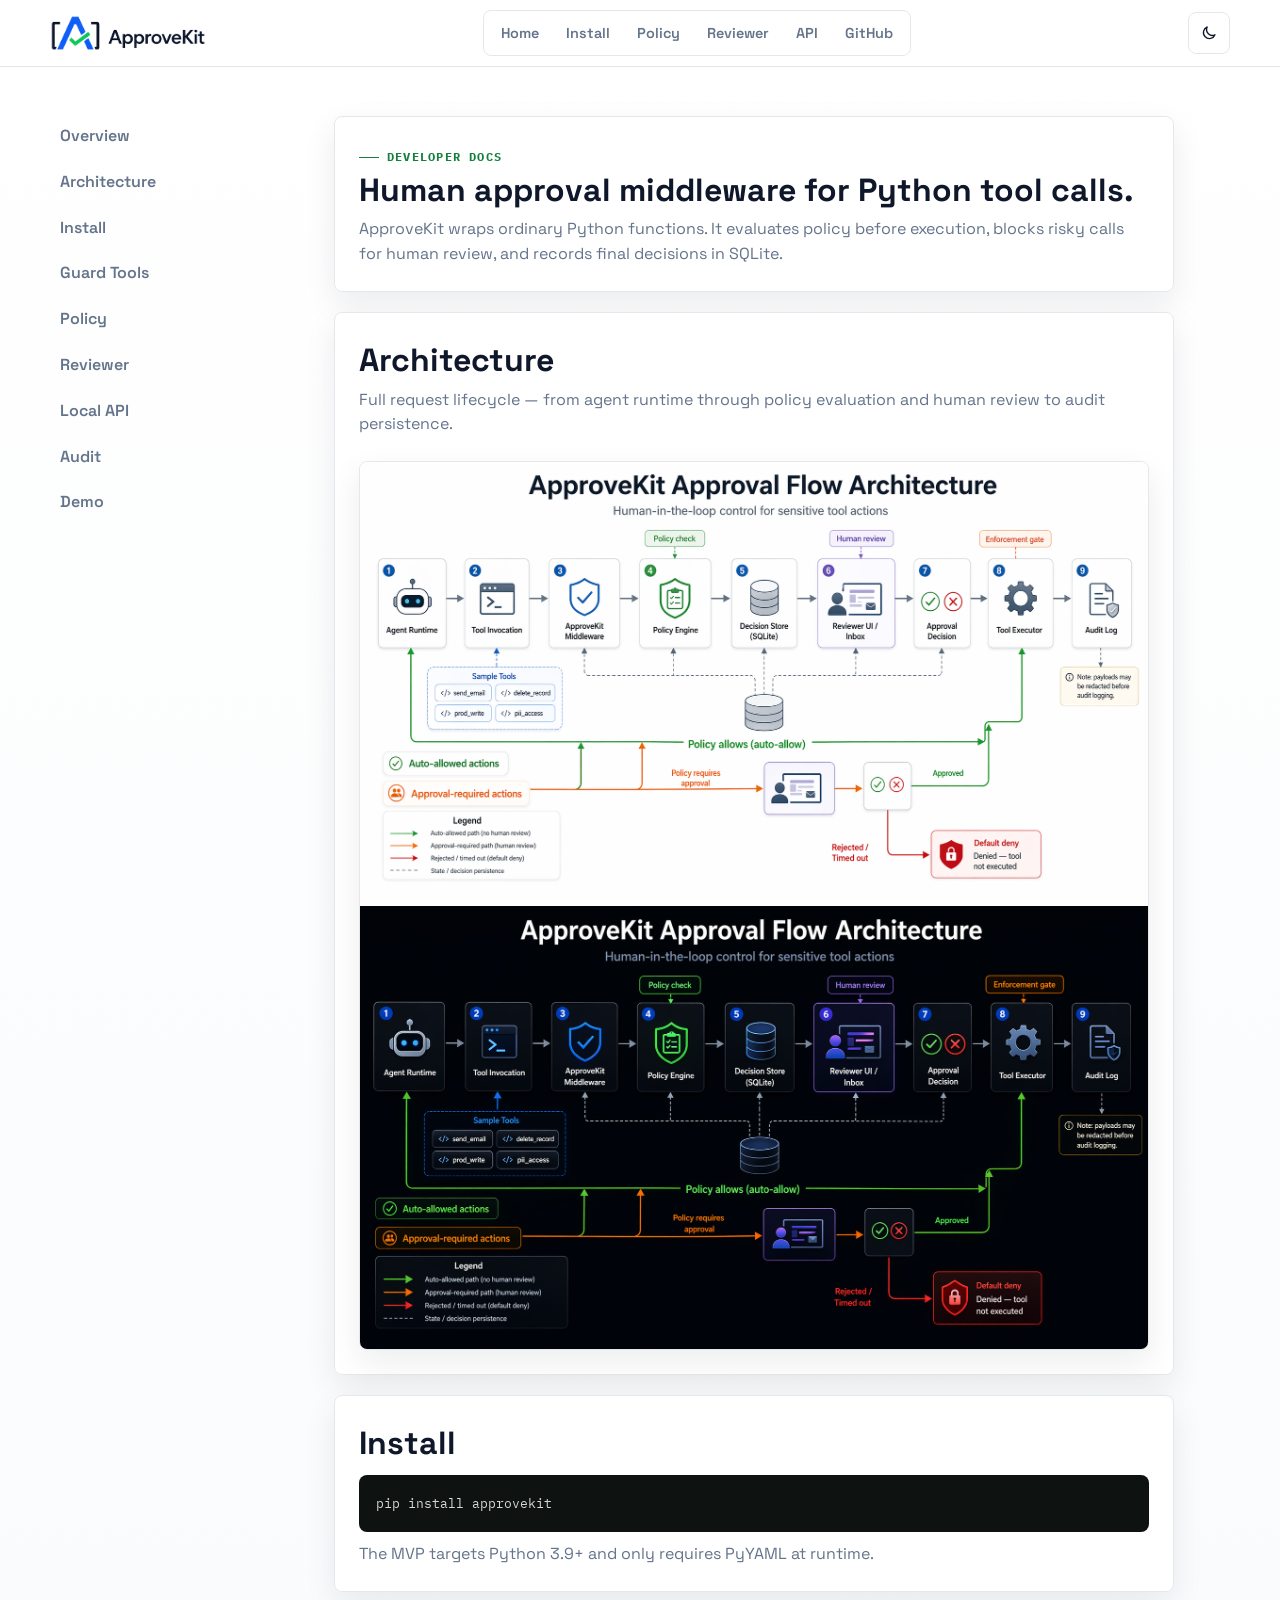
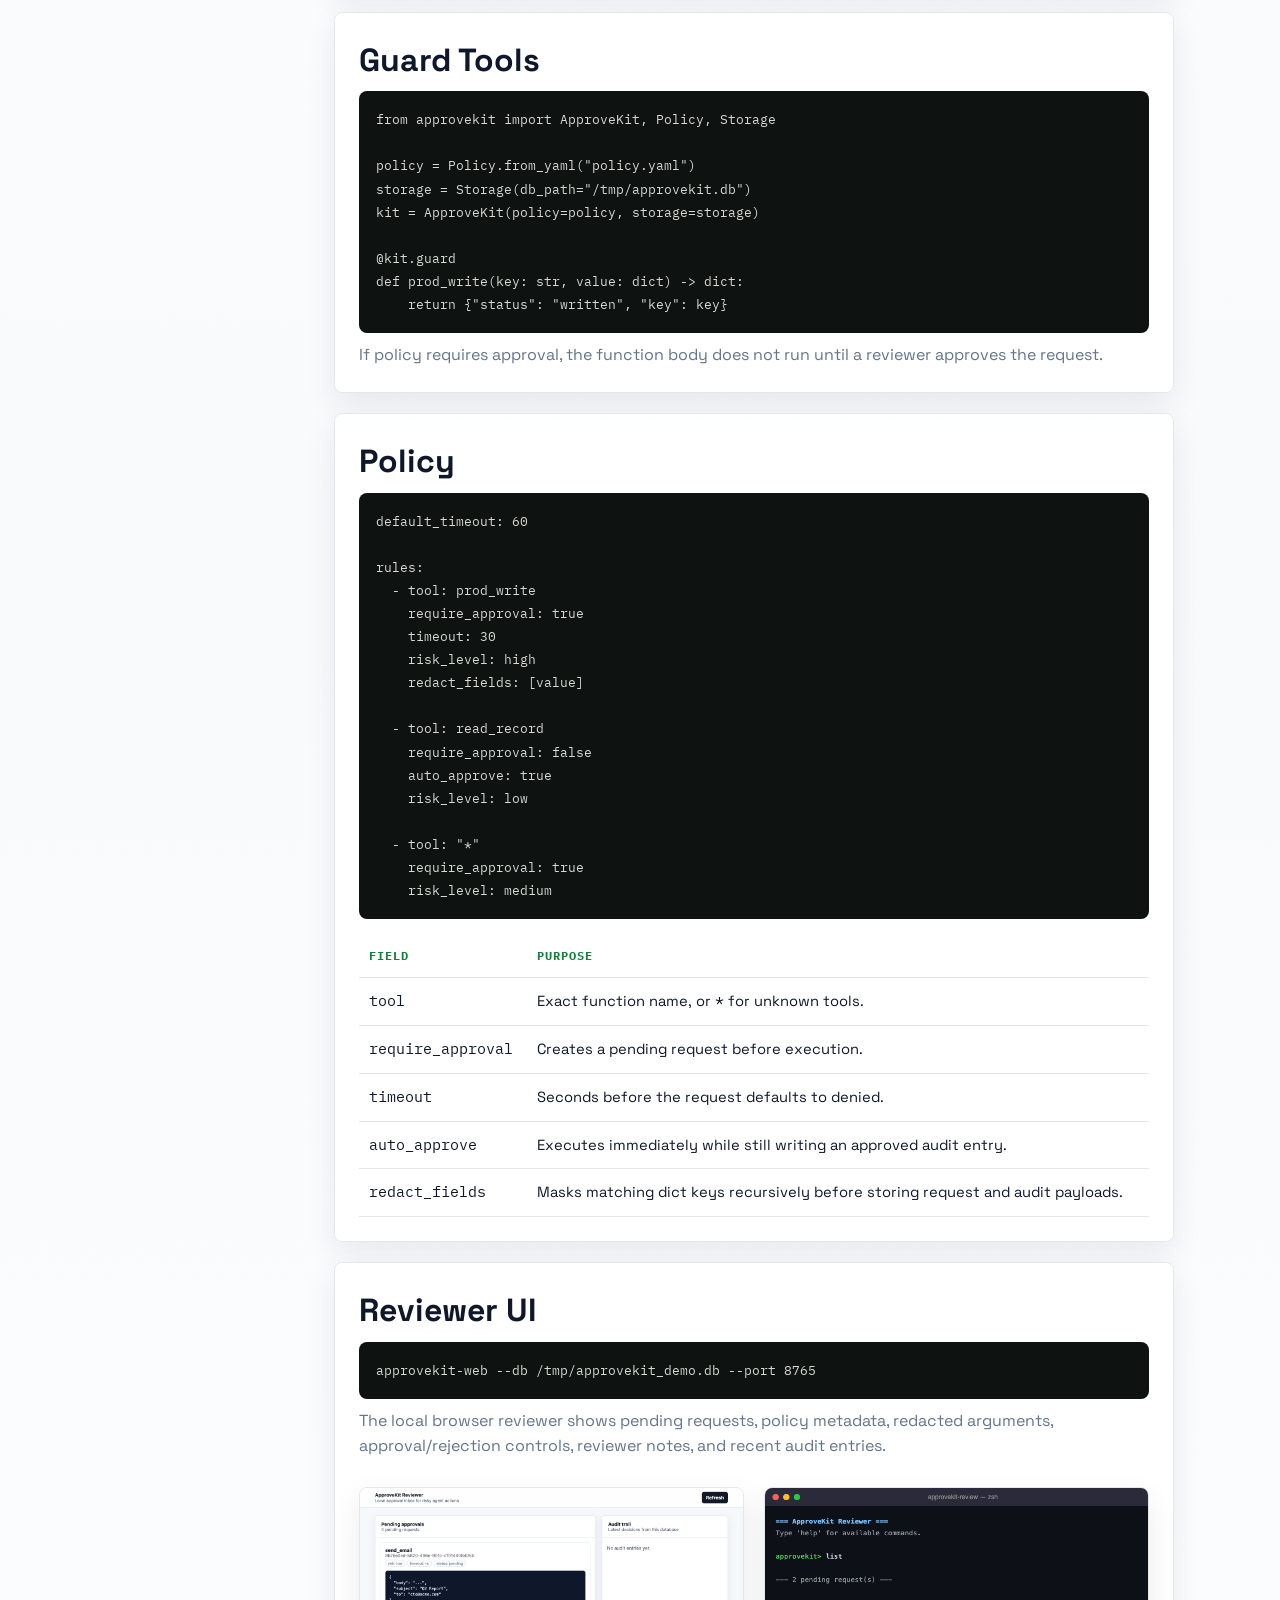
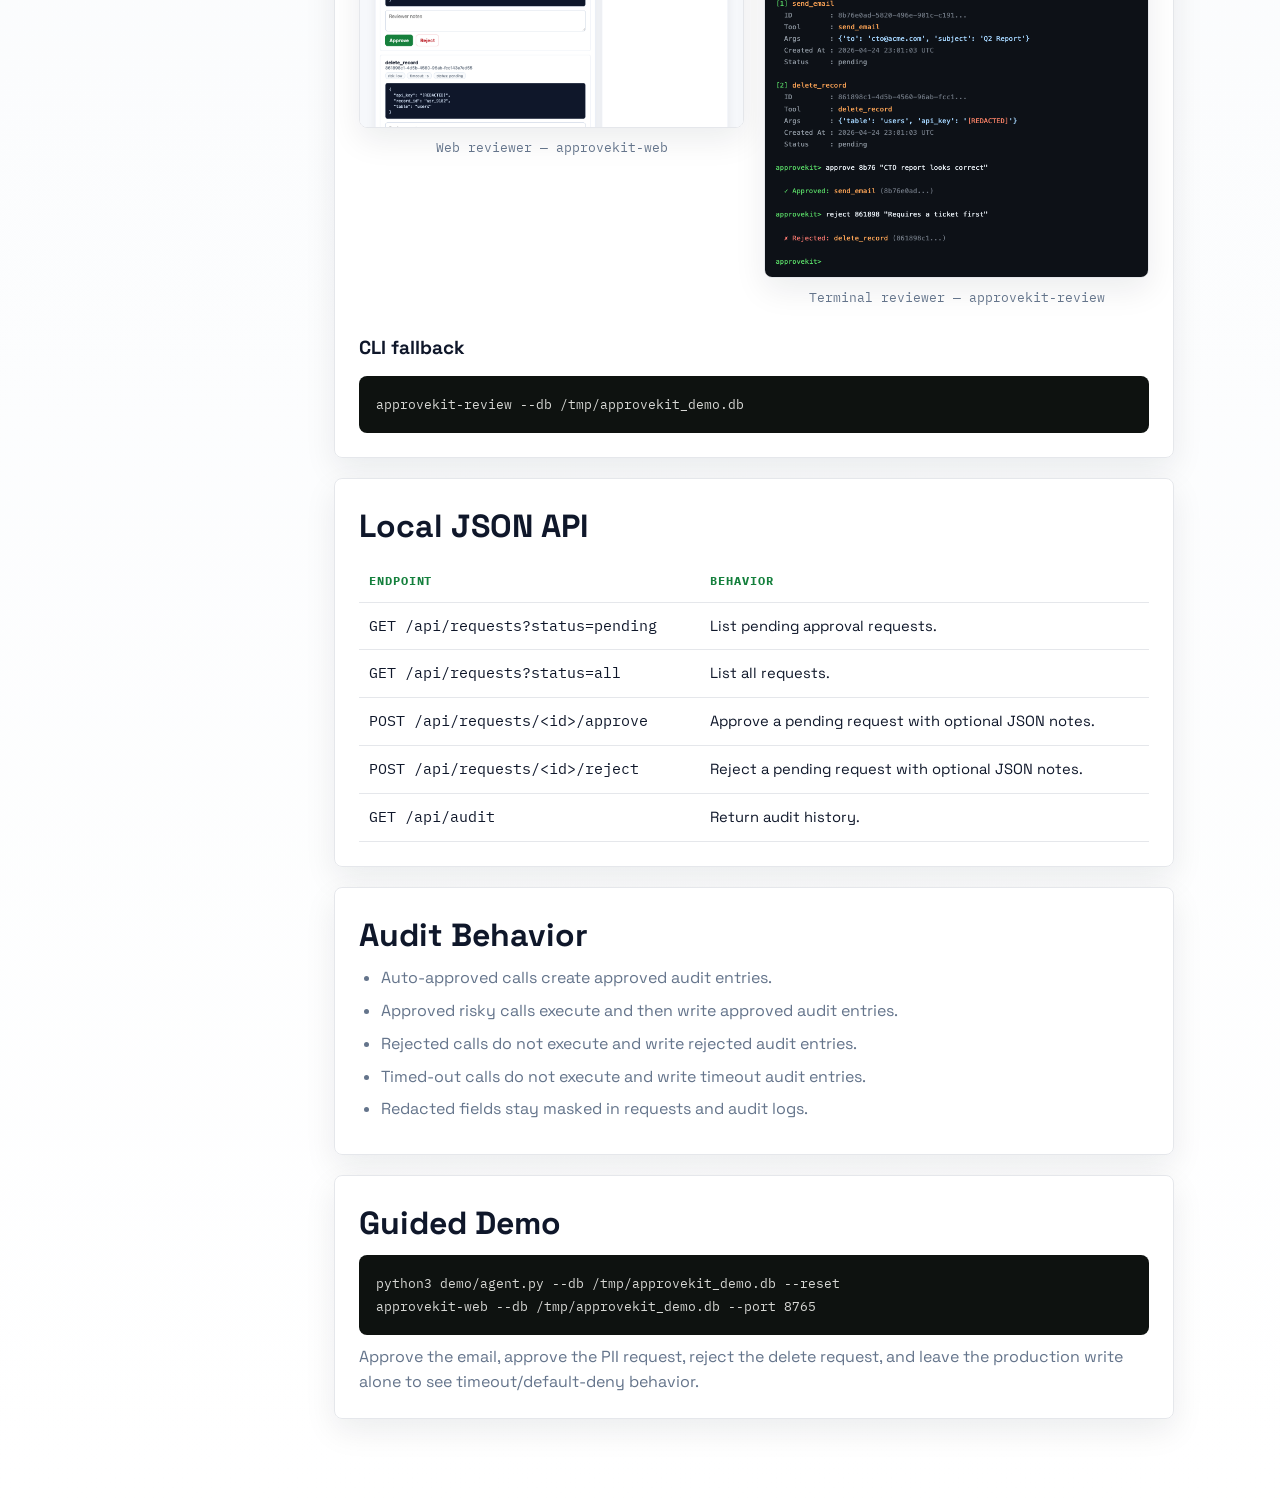
<file: docs.html>
<!doctype html>
<html lang="en">
<head>
  <meta charset="utf-8">
  <meta name="viewport" content="width=device-width, initial-scale=1">
  <title>ApproveKit Docs</title>
  <meta name="description" content="Developer documentation for ApproveKit: install, policy, guarded tools, web reviewer, audit trail, and demo commands.">
  <link rel="icon" href="assets/favicon/favicon.ico" sizes="any">
  <link rel="icon" type="image/png" sizes="32x32" href="assets/favicon/favicon-32x32.png">
  <link rel="icon" type="image/png" sizes="16x16" href="assets/favicon/favicon-16x16.png">
  <link rel="apple-touch-icon" sizes="180x180" href="assets/favicon/apple-touch-icon-180x180.png">
  <link rel="manifest" href="assets/favicon/site.webmanifest">
  <meta name="theme-color" content="#FFFFFF" id="theme-color">
  <link rel="preconnect" href="https://fonts.googleapis.com">
  <link rel="preconnect" href="https://fonts.gstatic.com" crossorigin>
  <link href="https://fonts.googleapis.com/css2?family=IBM+Plex+Mono:wght@400;500;600;700&family=Space+Grotesk:wght@400;500;600;700&display=swap" rel="stylesheet">
  <script>
    (function() {
      try {
        var saved = localStorage.getItem("approvekit-theme");
        var systemDark = window.matchMedia && window.matchMedia("(prefers-color-scheme: dark)").matches;
        var theme = saved || (systemDark ? "dark" : "light");
        document.documentElement.setAttribute("data-theme", theme);
      } catch (error) {
        document.documentElement.setAttribute("data-theme", "light");
      }
    })();
  </script>
  <link rel="stylesheet" href="assets/style.css">
</head>
<body class="docs-page">
  <header class="nav">
    <div class="container nav-inner">
      <a class="brand" href="index.html" aria-label="ApproveKit home">
        <img class="brand-logo brand-logo-light" src="assets/logo/approvekit-logo-light.png" alt="ApproveKit">
        <img class="brand-logo brand-logo-dark" src="assets/logo/approvekit-logo-dark.png" alt="ApproveKit">
      </a>
      <nav class="nav-links" aria-label="Primary">
        <a href="index.html">Home</a>
        <a href="#install">Install</a>
        <a href="#policy">Policy</a>
        <a href="#reviewer">Reviewer</a>
        <a href="#api">API</a>
        <a href="https://github.com/thegeekajay/ApproveKit">GitHub</a>
      </nav>
      <button class="theme-toggle" type="button" aria-label="Toggle dark and light mode" aria-pressed="false">
        <svg class="theme-icon theme-icon-sun" aria-hidden="true" viewBox="0 0 24 24" fill="none">
          <path d="M12 4V2M12 22v-2M4 12H2M22 12h-2M5 5 3.6 3.6M20.4 20.4 19 19M19 5l1.4-1.4M3.6 20.4 5 19M12 16a4 4 0 1 0 0-8 4 4 0 0 0 0 8Z" stroke="currentColor" stroke-width="1.8" stroke-linecap="round"/>
        </svg>
        <svg class="theme-icon theme-icon-moon" aria-hidden="true" viewBox="0 0 24 24" fill="none">
          <path d="M20 14.4A7.8 7.8 0 0 1 9.6 4 8 8 0 1 0 20 14.4Z" stroke="currentColor" stroke-width="1.8" stroke-linecap="round" stroke-linejoin="round"/>
        </svg>
      </button>
    </div>
  </header>

  <main class="container doc-layout">
    <aside class="sidebar" aria-label="Documentation sections">
      <a href="#overview">Overview</a>
      <a href="#architecture">Architecture</a>
      <a href="#install">Install</a>
      <a href="#guard">Guard Tools</a>
      <a href="#policy">Policy</a>
      <a href="#reviewer">Reviewer</a>
      <a href="#api">Local API</a>
      <a href="#audit">Audit</a>
      <a href="#demo">Demo</a>
    </aside>

    <div class="doc-content">
      <section class="doc-card" id="overview">
        <span class="kicker">Developer docs</span>
        <h2>Human approval middleware for Python tool calls.</h2>
        <p>ApproveKit wraps ordinary Python functions. It evaluates policy before execution, blocks risky calls for human review, and records final decisions in SQLite.</p>
      </section>

      <section class="doc-card" id="architecture">
        <h2>Architecture</h2>
        <p>Full request lifecycle — from agent runtime through policy evaluation and human review to audit persistence.</p>
        <figure class="arch-figure" aria-label="ApproveKit approval flow architecture diagram">
          <img class="themed-img themed-img-light" src="assets/flow_arch_light.png" alt="ApproveKit Approval Flow Architecture: 9-step diagram showing Agent Runtime → Tool Invocation → ApproveKit Middleware → Policy Engine → Decision Store → Reviewer UI → Approval Decision → Tool Executor → Audit Log, with auto-allow and approval-required paths.">
          <img class="themed-img themed-img-dark" src="assets/flow_arch_dark.png" alt="ApproveKit Approval Flow Architecture: 9-step diagram showing Agent Runtime → Tool Invocation → ApproveKit Middleware → Policy Engine → Decision Store → Reviewer UI → Approval Decision → Tool Executor → Audit Log, with auto-allow and approval-required paths.">
        </figure>
      </section>

      <section class="doc-card" id="install">
        <h2>Install</h2>
        <pre>pip install approvekit</pre>
        <p>The MVP targets Python 3.9+ and only requires PyYAML at runtime.</p>
      </section>

      <section class="doc-card" id="guard">
        <h2>Guard Tools</h2>
        <pre>from approvekit import ApproveKit, Policy, Storage

policy = Policy.from_yaml("policy.yaml")
storage = Storage(db_path="/tmp/approvekit.db")
kit = ApproveKit(policy=policy, storage=storage)

@kit.guard
def prod_write(key: str, value: dict) -> dict:
    return {"status": "written", "key": key}</pre>
        <p>If policy requires approval, the function body does not run until a reviewer approves the request.</p>
      </section>

      <section class="doc-card" id="policy">
        <h2>Policy</h2>
        <pre>default_timeout: 60

rules:
  - tool: prod_write
    require_approval: true
    timeout: 30
    risk_level: high
    redact_fields: [value]

  - tool: read_record
    require_approval: false
    auto_approve: true
    risk_level: low

  - tool: "*"
    require_approval: true
    risk_level: medium</pre>
        <table>
          <thead>
            <tr>
              <th>Field</th>
              <th>Purpose</th>
            </tr>
          </thead>
          <tbody>
            <tr>
              <td><code>tool</code></td>
              <td>Exact function name, or <code>*</code> for unknown tools.</td>
            </tr>
            <tr>
              <td><code>require_approval</code></td>
              <td>Creates a pending request before execution.</td>
            </tr>
            <tr>
              <td><code>timeout</code></td>
              <td>Seconds before the request defaults to denied.</td>
            </tr>
            <tr>
              <td><code>auto_approve</code></td>
              <td>Executes immediately while still writing an approved audit entry.</td>
            </tr>
            <tr>
              <td><code>redact_fields</code></td>
              <td>Masks matching dict keys recursively before storing request and audit payloads.</td>
            </tr>
          </tbody>
        </table>
      </section>

      <section class="doc-card" id="reviewer">
        <h2>Reviewer UI</h2>
        <pre>approvekit-web --db /tmp/approvekit_demo.db --port 8765</pre>
        <p>The local browser reviewer shows pending requests, policy metadata, redacted arguments, approval/rejection controls, reviewer notes, and recent audit entries.</p>
        <div class="reviewer-screenshots">
          <figure class="reviewer-screenshot-card">
            <img src="assets/screenshots/web-reviewer.png" alt="ApproveKit web reviewer: browser inbox showing send_email and delete_record pending requests with redacted payloads, Approve/Reject buttons, and audit trail panel.">
            <figcaption>Web reviewer — <code>approvekit-web</code></figcaption>
          </figure>
          <figure class="reviewer-screenshot-card">
            <img src="assets/screenshots/terminal-reviewer.png" alt="ApproveKit terminal reviewer: CLI session listing 2 pending requests and approving send_email, rejecting delete_record with reviewer notes.">
            <figcaption>Terminal reviewer — <code>approvekit-review</code></figcaption>
          </figure>
        </div>
        <h3>CLI fallback</h3>
        <pre>approvekit-review --db /tmp/approvekit_demo.db</pre>
      </section>

      <section class="doc-card" id="api">
        <h2>Local JSON API</h2>
        <table>
          <thead>
            <tr>
              <th>Endpoint</th>
              <th>Behavior</th>
            </tr>
          </thead>
          <tbody>
            <tr>
              <td><code>GET /api/requests?status=pending</code></td>
              <td>List pending approval requests.</td>
            </tr>
            <tr>
              <td><code>GET /api/requests?status=all</code></td>
              <td>List all requests.</td>
            </tr>
            <tr>
              <td><code>POST /api/requests/&lt;id&gt;/approve</code></td>
              <td>Approve a pending request with optional JSON notes.</td>
            </tr>
            <tr>
              <td><code>POST /api/requests/&lt;id&gt;/reject</code></td>
              <td>Reject a pending request with optional JSON notes.</td>
            </tr>
            <tr>
              <td><code>GET /api/audit</code></td>
              <td>Return audit history.</td>
            </tr>
          </tbody>
        </table>
      </section>

      <section class="doc-card" id="audit">
        <h2>Audit Behavior</h2>
        <ul>
          <li>Auto-approved calls create approved audit entries.</li>
          <li>Approved risky calls execute and then write approved audit entries.</li>
          <li>Rejected calls do not execute and write rejected audit entries.</li>
          <li>Timed-out calls do not execute and write timeout audit entries.</li>
          <li>Redacted fields stay masked in requests and audit logs.</li>
        </ul>
      </section>

      <section class="doc-card" id="demo">
        <h2>Guided Demo</h2>
        <pre>python3 demo/agent.py --db /tmp/approvekit_demo.db --reset
approvekit-web --db /tmp/approvekit_demo.db --port 8765</pre>
        <p>Approve the email, approve the PII request, reject the delete request, and leave the production write alone to see timeout/default-deny behavior.</p>
      </section>
    </div>
  </main>
  <script>
    (function() {
      var themeColor = document.getElementById("theme-color");
      var themeToggle = document.querySelector(".theme-toggle");

      function applyTheme(theme) {
        document.documentElement.setAttribute("data-theme", theme);
        try {
          localStorage.setItem("approvekit-theme", theme);
        } catch (error) {}
        if (themeColor) themeColor.setAttribute("content", theme === "dark" ? "#0B1020" : "#FFFFFF");
        if (themeToggle) themeToggle.setAttribute("aria-pressed", theme === "dark" ? "true" : "false");
      }

      if (themeToggle) {
        themeToggle.addEventListener("click", function() {
          var current = document.documentElement.getAttribute("data-theme") || "light";
          applyTheme(current === "dark" ? "light" : "dark");
        });
        applyTheme(document.documentElement.getAttribute("data-theme") || "light");
      }
    })();
  </script>
</body>
</html>
</file>
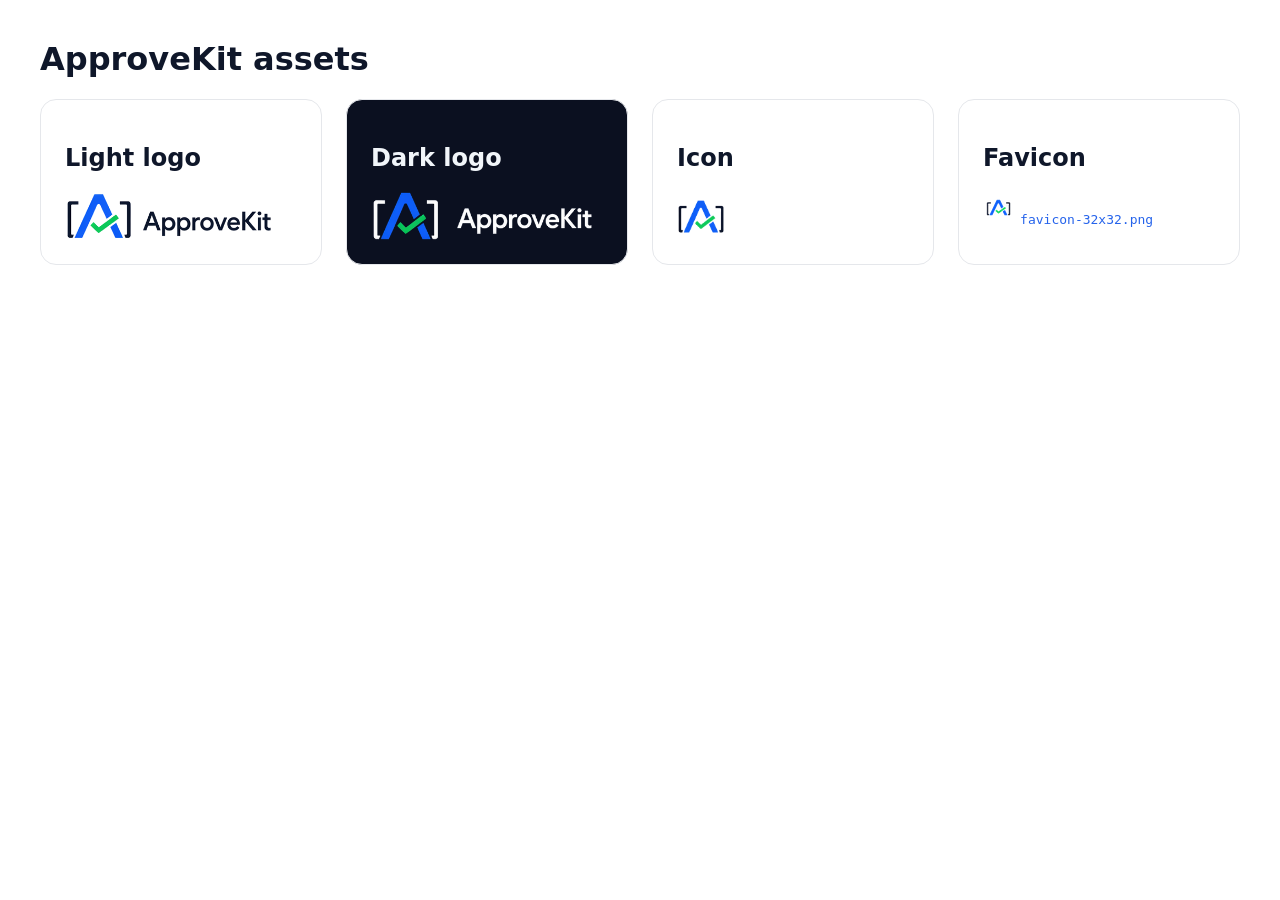
<file: approvekit_brand_package/preview.html>
<!doctype html>
<html lang="en">
<head>
  <meta charset="utf-8">
  <title>ApproveKit Asset Preview</title>
  <link rel="stylesheet" href="css/approvekit.css">
  <style>
    body { font-family: Inter, ui-sans-serif, system-ui, -apple-system, BlinkMacSystemFont, "Segoe UI", sans-serif; margin: 40px; color: var(--ak-fg); background: var(--ak-bg); }
    .grid { display:grid; grid-template-columns: repeat(auto-fit,minmax(260px,1fr)); gap:24px; }
    .sample { padding:24px; border:1px solid var(--ak-border); border-radius:16px; background:var(--ak-card); }
    .dark-card { background:#0B1020; color:#F1F5F9; }
    code { color: var(--ak-blue); }
  </style>
</head>
<body>
  <h1>ApproveKit assets</h1>
  <div class="grid">
    <div class="sample"><h2>Light logo</h2><img class="ak-logo ak-logo--xl" src="assets/logo/approvekit-logo-light.png" alt="ApproveKit"></div>
    <div class="sample dark-card"><h2>Dark logo</h2><img class="ak-logo ak-logo--xl" src="assets/logo/approvekit-logo-dark.png" alt="ApproveKit"></div>
    <div class="sample"><h2>Icon</h2><img class="ak-icon ak-icon--lg" src="assets/icon/approvekit-icon.png" alt="ApproveKit icon"></div>
    <div class="sample"><h2>Favicon</h2><img src="assets/favicon/favicon-32x32.png" alt="ApproveKit favicon"> <code>favicon-32x32.png</code></div>
  </div>
</body>
</html>
</file>
<file: assets/style.css>
:root {
  --ak-blue: #2563eb;
  --ak-green: #22c55e;
  --ak-ink: #0f172a;
  --ak-slate: #64748b;
  --ak-fog: #f8fafc;
  --ak-gray-200: #e5e7eb;
  --ak-dark-bg: #0b1020;
  --ak-dark-card: #111827;
  --bg: #ffffff;
  --bg-2: #f8fafc;
  --ink: #0f172a;
  --ink-soft: #334155;
  --muted: #64748b;
  --line: #e5e7eb;
  --line-strong: #cbd5e1;
  --surface: rgba(255, 255, 255, 0.88);
  --surface-solid: #ffffff;
  --surface-dark: #111827;
  --green: #22c55e;
  --green-dark: #15803d;
  --mint: #dcfce7;
  --cyan: #60a5fa;
  --blue: #2563eb;
  --amber: #f59e0b;
  --red: #ef4444;
  --paper: #f8fafc;
  --hero-bg: #ffffff;
  --hero-ink: #0f172a;
  --hero-muted: #475569;
  --hero-panel: rgba(255, 255, 255, 0.82);
  --hero-panel-border: rgba(15, 23, 42, 0.12);
  --hero-panel-soft: rgba(37, 99, 235, 0.06);
  --shadow: 0 24px 80px rgba(15, 23, 42, 0.12);
  --shadow-soft: 0 12px 32px rgba(15, 23, 42, 0.08);
  --radius: 8px;
  --container: 1180px;
  --font: "Space Grotesk", "Avenir Next", "Helvetica Neue", sans-serif;
  --mono: "IBM Plex Mono", "SFMono-Regular", Consolas, monospace;
  --ease: cubic-bezier(0.16, 1, 0.3, 1);
}

html[data-theme="dark"] {
  --bg: #0b1020;
  --bg-2: #0f172a;
  --ink: #f1f5f9;
  --ink-soft: #cbd5e1;
  --muted: #94a3b8;
  --line: #1f2937;
  --line-strong: #334155;
  --surface: rgba(17, 24, 39, 0.78);
  --surface-solid: #111827;
  --surface-dark: #0b1020;
  --green: #22c55e;
  --green-dark: #4ade80;
  --mint: #bbf7d0;
  --cyan: #60a5fa;
  --blue: #60a5fa;
  --amber: #fbbf24;
  --red: #f87171;
  --paper: #f8fafc;
  --hero-bg: #0b1020;
  --hero-ink: #f8fafc;
  --hero-muted: #cbd5e1;
  --hero-panel: rgba(17, 24, 39, 0.76);
  --hero-panel-border: rgba(148, 163, 184, 0.22);
  --hero-panel-soft: rgba(96, 165, 250, 0.08);
  --shadow: 0 24px 80px rgba(0, 0, 0, 0.28);
  --shadow-soft: 0 12px 32px rgba(0, 0, 0, 0.22);
}

*,
*::before,
*::after {
  box-sizing: border-box;
}

html {
  scroll-behavior: auto;
  background: var(--bg);
}

body {
  margin: 0;
  min-width: 320px;
  background:
    linear-gradient(180deg, var(--bg), var(--bg-2) 46%, var(--bg)),
    var(--bg);
  color: var(--ink);
  font-family: var(--font);
  font-size: 16px;
  line-height: 1.55;
  overflow-x: hidden;
  text-rendering: optimizeLegibility;
  -webkit-font-smoothing: antialiased;
}

body::selection {
  background: var(--mint);
  color: var(--ink);
}

a {
  color: inherit;
  text-decoration: none;
}

img,
svg {
  display: block;
  max-width: 100%;
}

button {
  border: 0;
  background: none;
  color: inherit;
  font: inherit;
}

pre,
code {
  font-family: var(--mono);
}

h1,
h2,
h3,
p {
  margin: 0;
}

.site-shell {
  position: relative;
  overflow: clip;
}

.container {
  width: min(var(--container), calc(100% - 40px));
  margin: 0 auto;
}

.brand-logo-light,
.brand-logo-dark,
.footer-logo-light,
.footer-logo-dark {
  display: block;
}

.brand-logo-dark,
.footer-logo-dark,
html[data-theme="dark"] .brand-logo-light,
html[data-theme="dark"] .footer-logo-light,
.home-page .nav:not(.is-scrolled) .brand-logo-light {
  display: none;
}

html[data-theme="dark"] .brand-logo-dark,
html[data-theme="dark"] .footer-logo-dark,
.home-page .nav:not(.is-scrolled) .brand-logo-dark {
  display: block;
}

html[data-theme="light"] .home-page .nav:not(.is-scrolled) .brand-logo-light,
html[data-theme="light"] .home-page .nav:not(.is-scrolled) .footer-logo-light {
  display: block;
}

html[data-theme="light"] .home-page .nav:not(.is-scrolled) .brand-logo-dark,
html[data-theme="light"] .home-page .nav:not(.is-scrolled) .footer-logo-dark {
  display: none;
}

.nav {
  position: fixed;
  inset: 0 0 auto;
  z-index: 50;
  padding: 14px 0;
  transition: padding 260ms var(--ease), background 260ms var(--ease), border-color 260ms var(--ease);
}

.nav.is-scrolled,
.docs-page .nav {
  padding: 8px 0;
  border-bottom: 1px solid var(--line);
  background: color-mix(in srgb, var(--bg) 86%, transparent);
  backdrop-filter: blur(22px);
  -webkit-backdrop-filter: blur(22px);
}

.docs-page .nav-links {
  border-color: var(--line);
  background: var(--surface);
}

.nav-inner {
  min-height: 50px;
  display: flex;
  align-items: center;
  justify-content: space-between;
  gap: 18px;
}

.brand {
  display: inline-flex;
  align-items: center;
  color: var(--ink);
  font-weight: 700;
  letter-spacing: 0;
}

.home-page .nav:not(.is-scrolled) .brand {
  color: var(--hero-ink);
}

.brand img {
  width: auto;
  height: 36px;
  border-radius: 0;
  box-shadow: none;
}

.nav-links {
  display: flex;
  align-items: center;
  justify-content: center;
  gap: 3px;
  padding: 5px;
  border: 1px solid var(--hero-panel-border);
  border-radius: var(--radius);
  background: color-mix(in srgb, var(--hero-bg) 42%, transparent);
  backdrop-filter: blur(18px);
}

.nav-links a {
  min-height: 34px;
  display: inline-flex;
  align-items: center;
  border-radius: 6px;
  padding: 6px 12px;
  color: color-mix(in srgb, var(--hero-ink) 72%, transparent);
  font-size: 0.9rem;
  font-weight: 600;
  transition: color 180ms ease, background 180ms ease;
}

.nav.is-scrolled .nav-links a,
.docs-page .nav-links a {
  color: var(--muted);
}

.nav-links a:hover {
  color: var(--hero-ink);
  background: color-mix(in srgb, var(--hero-ink) 10%, transparent);
}

.nav.is-scrolled .nav-links a:hover,
.docs-page .nav-links a:hover {
  color: var(--ink);
  background: color-mix(in srgb, var(--ink) 7%, transparent);
}

.nav-cta,
.button {
  min-height: 42px;
  display: inline-flex;
  align-items: center;
  justify-content: center;
  gap: 8px;
  border-radius: var(--radius);
  padding: 10px 14px;
  font-weight: 700;
  letter-spacing: 0;
  cursor: pointer;
  transition: transform 220ms var(--ease), box-shadow 220ms var(--ease), background 220ms var(--ease), border-color 220ms var(--ease);
}

.nav-cta {
  border: 1px solid var(--hero-panel-border);
  background: var(--blue);
  color: #ffffff;
}

.nav.is-scrolled .nav-cta,
.docs-page .nav-cta {
  border-color: color-mix(in srgb, var(--blue) 42%, transparent);
  background: var(--blue);
  color: #ffffff;
}

.nav-cta:hover,
.button:hover,
.theme-toggle:hover {
  transform: translateY(-2px);
}

.theme-toggle {
  width: 42px;
  height: 42px;
  display: inline-grid;
  place-items: center;
  border: 1px solid var(--hero-panel-border);
  border-radius: var(--radius);
  background: color-mix(in srgb, var(--hero-bg) 46%, transparent);
  color: var(--hero-ink);
  cursor: pointer;
  transition: transform 220ms var(--ease), background 220ms var(--ease), border-color 220ms var(--ease);
}

.nav.is-scrolled .theme-toggle,
.docs-page .theme-toggle {
  border-color: var(--line);
  background: var(--surface);
  color: var(--ink);
}

.theme-icon {
  width: 18px;
  height: 18px;
}

.theme-icon-sun,
html[data-theme="dark"] .theme-icon-moon {
  display: none;
}

html[data-theme="dark"] .theme-icon-sun {
  display: block;
}

.hero {
  position: relative;
  min-height: 92svh;
  padding: 108px 0 0;
  display: grid;
  align-items: end;
  color: var(--hero-ink);
  background:
    radial-gradient(circle at 82% 20%, color-mix(in srgb, var(--blue) 22%, transparent), transparent 34%),
    radial-gradient(circle at 8% 8%, color-mix(in srgb, var(--green) 18%, transparent), transparent 28%),
    linear-gradient(180deg, var(--hero-bg), color-mix(in srgb, var(--hero-bg) 82%, var(--bg-2)));
  overflow: hidden;
}

.hero::after {
  content: "";
  position: absolute;
  inset: 0;
  pointer-events: none;
  background:
    linear-gradient(90deg, color-mix(in srgb, var(--hero-bg) 18%, transparent), transparent 44%, color-mix(in srgb, var(--hero-bg) 24%, transparent)),
    linear-gradient(180deg, transparent, color-mix(in srgb, var(--hero-bg) 72%, transparent));
}

.hero-grid {
  position: absolute;
  inset: 0;
  opacity: 0.26;
  pointer-events: none;
  background-image:
    linear-gradient(color-mix(in srgb, var(--hero-ink) 7%, transparent) 1px, transparent 1px),
    linear-gradient(90deg, color-mix(in srgb, var(--hero-ink) 7%, transparent) 1px, transparent 1px);
  background-size: 70px 70px;
  mask-image: linear-gradient(180deg, transparent 0%, black 18%, black 74%, transparent 100%);
}

.hero-inner {
  position: relative;
  z-index: 2;
  display: grid;
  grid-template-columns: minmax(0, 0.9fr) minmax(440px, 1.1fr);
  gap: 36px;
  align-items: center;
  padding-bottom: 54px;
}

.hero-copy {
  max-width: 640px;
}

.eyebrow {
  display: inline-flex;
  align-items: center;
  gap: 10px;
  min-height: 34px;
  padding: 7px 10px;
  border: 1px solid rgba(185, 246, 214, 0.2);
  border-radius: var(--radius);
  background: color-mix(in srgb, var(--green) 9%, transparent);
  color: var(--blue);
  font-family: var(--mono);
  font-size: 0.78rem;
  font-weight: 600;
}

.eyebrow span {
  width: 8px;
  height: 8px;
  border-radius: 50%;
  background: var(--green);
  box-shadow: 0 0 0 6px color-mix(in srgb, var(--green) 18%, transparent);
}

h1 {
  margin-top: 22px;
  font-size: 6.3rem;
  line-height: 0.9;
  letter-spacing: 0;
  font-weight: 700;
}

.hero-lede {
  max-width: 60ch;
  margin-top: 24px;
  color: var(--hero-muted);
  font-size: 1.12rem;
  line-height: 1.75;
}

.hero-actions {
  display: flex;
  flex-wrap: wrap;
  gap: 12px;
  margin-top: 28px;
}

.button.primary {
  background: var(--blue);
  color: #ffffff;
  box-shadow: 0 18px 46px color-mix(in srgb, var(--blue) 24%, transparent);
}

.button.secondary {
  border: 1px solid var(--hero-panel-border);
  background: var(--hero-panel);
  color: var(--hero-ink);
  backdrop-filter: blur(18px);
}

.hero-stage {
  border: 1px solid var(--hero-panel-border);
  border-radius: var(--radius);
  background: var(--hero-panel);
  box-shadow: var(--shadow), inset 0 1px 0 color-mix(in srgb, var(--hero-ink) 8%, transparent);
  backdrop-filter: blur(24px);
  overflow: hidden;
}

.stage-top,
.panel-head,
.command-top {
  display: flex;
  align-items: center;
  justify-content: space-between;
  gap: 12px;
}

.stage-top {
  min-height: 48px;
  padding: 12px 14px;
  border-bottom: 1px solid var(--hero-panel-border);
  color: color-mix(in srgb, var(--hero-ink) 58%, transparent);
  font-family: var(--mono);
  font-size: 0.78rem;
}

.stage-top strong {
  color: var(--blue);
  font-weight: 600;
}

.stage-dots {
  display: inline-flex;
  gap: 6px;
}

.stage-dots span {
  width: 10px;
  height: 10px;
  border-radius: 50%;
  background: color-mix(in srgb, var(--hero-ink) 20%, transparent);
}

.stage-dots span:first-child {
  background: var(--red);
}

.stage-dots span:nth-child(2) {
  background: var(--amber);
}

.stage-dots span:nth-child(3) {
  background: var(--green);
}

.stage-grid {
  display: grid;
  grid-template-columns: 0.86fr 1.14fr;
  min-height: 430px;
}

.reviewer-panel,
.payload-panel {
  padding: 18px;
}

.reviewer-panel {
  border-right: 1px solid var(--hero-panel-border);
  background:
    linear-gradient(180deg, color-mix(in srgb, var(--hero-ink) 4%, transparent), transparent),
    var(--hero-panel-soft);
}

.panel-label {
  color: color-mix(in srgb, var(--hero-ink) 54%, transparent);
  font-family: var(--mono);
  font-size: 0.74rem;
  font-weight: 600;
  text-transform: uppercase;
  letter-spacing: 0.08em;
}

.live-chip,
.hash {
  min-height: 26px;
  display: inline-flex;
  align-items: center;
  border-radius: 6px;
  padding: 4px 8px;
  background: color-mix(in srgb, var(--green) 14%, transparent);
  color: var(--green-dark);
  font-family: var(--mono);
  font-size: 0.72rem;
  font-weight: 600;
}

.risk-score {
  margin: 20px 0;
  padding: 18px;
  border: 1px solid color-mix(in srgb, var(--red) 26%, transparent);
  border-radius: var(--radius);
  background:
    linear-gradient(135deg, color-mix(in srgb, var(--red) 13%, transparent), color-mix(in srgb, var(--amber) 8%, transparent)),
    color-mix(in srgb, var(--hero-ink) 3%, transparent);
}

.risk-score span,
.risk-score small {
  display: block;
  color: color-mix(in srgb, var(--hero-ink) 56%, transparent);
  font-family: var(--mono);
  font-size: 0.74rem;
  text-transform: uppercase;
  letter-spacing: 0.08em;
}

.risk-score strong {
  display: block;
  margin: 3px 0;
  color: var(--red);
  font-size: 3rem;
  line-height: 1;
  letter-spacing: 0;
}

.request-stack {
  display: grid;
  gap: 10px;
}

.request-row {
  width: 100%;
  display: grid;
  grid-template-columns: 42px minmax(0, 1fr);
  gap: 12px;
  align-items: center;
  padding: 12px;
  border: 1px solid var(--hero-panel-border);
  border-radius: var(--radius);
  background: color-mix(in srgb, var(--hero-ink) 3%, transparent);
  color: var(--hero-ink);
  cursor: pointer;
  text-align: left;
  transition: transform 180ms var(--ease), border-color 180ms ease, background 180ms ease;
}

.request-row:hover,
.request-row.active {
  border-color: color-mix(in srgb, var(--blue) 42%, transparent);
  background: color-mix(in srgb, var(--blue) 10%, transparent);
  transform: translateX(2px);
}

.request-icon {
  width: 42px;
  height: 42px;
  display: grid;
  place-items: center;
  border-radius: 6px;
  background: color-mix(in srgb, var(--blue) 10%, transparent);
  color: var(--blue);
  font-family: var(--mono);
  font-size: 0.78rem;
  font-weight: 700;
}

.request-row strong,
.request-row small {
  display: block;
  overflow-wrap: anywhere;
}

.request-row strong {
  font-size: 0.98rem;
}

.request-row small {
  margin-top: 2px;
  color: color-mix(in srgb, var(--hero-ink) 56%, transparent);
  font-size: 0.82rem;
}

.payload-panel {
  display: grid;
  grid-template-rows: auto minmax(0, 1fr) auto;
  gap: 16px;
}

.payload-panel pre,
.command-card pre,
pre {
  margin: 0;
  border-radius: var(--radius);
  overflow: auto;
  white-space: pre-wrap;
  word-break: break-word;
  font-family: var(--mono);
}

.payload-panel pre {
  min-height: 250px;
  padding: 18px;
  border: 1px solid var(--hero-panel-border);
  background: color-mix(in srgb, var(--hero-bg) 74%, var(--surface-dark));
  color: var(--hero-ink);
  font-size: 0.92rem;
  line-height: 1.8;
}

.decision-actions {
  display: grid;
  grid-template-columns: 1fr 1fr;
  gap: 10px;
}

.decision {
  min-height: 46px;
  border-radius: var(--radius);
  font-weight: 700;
  cursor: pointer;
  transition: transform 180ms var(--ease), filter 180ms ease, background 180ms ease;
}

.decision:hover {
  transform: translateY(-2px);
  filter: brightness(1.04);
}

.decision.approve {
  background: var(--green);
  color: #052e16;
}

.decision.reject {
  border: 1px solid color-mix(in srgb, var(--red) 42%, transparent);
  background: color-mix(in srgb, var(--red) 10%, transparent);
  color: var(--red);
}

.audit-strip {
  display: flex;
  align-items: center;
  gap: 10px;
  min-height: 48px;
  padding: 12px 18px;
  border-top: 1px solid var(--hero-panel-border);
  color: color-mix(in srgb, var(--hero-ink) 68%, transparent);
  font-family: var(--mono);
  font-size: 0.8rem;
}

.audit-strip.pulse {
  animation: audit-pulse 900ms var(--ease);
}

.audit-dot {
  width: 9px;
  height: 9px;
  flex: none;
  border-radius: 50%;
  background: var(--green);
  box-shadow: 0 0 0 7px color-mix(in srgb, var(--green) 14%, transparent);
}

.hero-peek {
  position: relative;
  z-index: 2;
  display: grid;
  grid-template-columns: repeat(4, 1fr);
  border-top: 1px solid var(--hero-panel-border);
  background: color-mix(in srgb, var(--hero-bg) 58%, transparent);
  backdrop-filter: blur(20px);
}

.hero-peek span {
  min-height: 54px;
  display: grid;
  place-items: center;
  border-right: 1px solid var(--hero-panel-border);
  color: color-mix(in srgb, var(--hero-ink) 62%, transparent);
  font-family: var(--mono);
  font-size: 0.75rem;
  font-weight: 600;
  text-transform: uppercase;
  letter-spacing: 0.08em;
}

.section {
  position: relative;
  padding: 104px 0;
}

.section-kicker,
.kicker {
  display: inline-flex;
  align-items: center;
  gap: 8px;
  color: var(--green-dark);
  font-family: var(--mono);
  font-size: 0.76rem;
  font-weight: 700;
  text-transform: uppercase;
  letter-spacing: 0.1em;
}

.section-kicker::before,
.kicker::before {
  content: "";
  width: 20px;
  height: 1px;
  background: currentColor;
}

.split-intro,
.flow-layout,
.demo-layout {
  display: grid;
  grid-template-columns: minmax(0, 0.85fr) minmax(0, 1.15fr);
  gap: 48px;
  align-items: start;
}

.split-intro {
  margin-top: 18px;
  margin-bottom: 34px;
}

h2 {
  max-width: 780px;
  font-size: 3.4rem;
  line-height: 1.02;
  letter-spacing: 0;
  font-weight: 700;
}

.split-intro p,
.flow-copy p,
.section-head p,
.demo-copy p {
  color: var(--muted);
  font-size: 1.04rem;
  line-height: 1.75;
}

.control-room,
.proof-grid {
  display: grid;
  grid-template-columns: repeat(3, minmax(0, 1fr));
  gap: 16px;
}

.metric-card,
.proof-card,
.command-card,
.doc-card,
.card {
  border: 1px solid var(--line);
  border-radius: var(--radius);
  background: var(--surface);
  box-shadow: var(--shadow-soft);
  backdrop-filter: blur(18px);
}

.metric-card {
  min-height: 250px;
  display: flex;
  flex-direction: column;
  justify-content: space-between;
  padding: 24px;
  overflow: hidden;
  position: relative;
}

.metric-card::after {
  content: "";
  position: absolute;
  inset: auto 18px 18px;
  height: 2px;
  background: linear-gradient(90deg, var(--green), var(--cyan), transparent);
  transform: scaleX(0.45);
  transform-origin: left;
  transition: transform 500ms var(--ease);
}

.metric-card:hover::after {
  transform: scaleX(1);
}

.metric-card > span {
  color: var(--green-dark);
  font-family: var(--mono);
  font-size: 0.75rem;
  font-weight: 700;
  text-transform: uppercase;
  letter-spacing: 0.08em;
}

.metric-card strong {
  margin-top: 38px;
  display: block;
  color: var(--ink);
  font-size: 2rem;
  line-height: 1.05;
}

.metric-card.accent {
  background:
    linear-gradient(135deg, rgba(24, 183, 124, 0.16), rgba(42, 180, 216, 0.08)),
    var(--surface);
}

.metric-card p,
.proof-card p {
  color: var(--muted);
}

.flow-section {
  background:
    linear-gradient(180deg, color-mix(in srgb, var(--bg) 76%, transparent), var(--bg-2)),
    var(--bg-2);
  border-top: 1px solid var(--line);
  border-bottom: 1px solid var(--line);
  padding: 86px 0;
}

.flow-layout {
  grid-template-columns: 1fr;
  gap: 28px;
  align-items: start;
}

.flow-copy {
  position: static;
  display: grid;
  grid-template-columns: minmax(0, 0.95fr) minmax(300px, 0.62fr);
  gap: 36px;
  align-items: end;
}

.flow-copy h2,
.demo-copy h2 {
  margin-top: 14px;
}

.flow-rail {
  position: relative;
  display: grid;
  grid-template-columns: repeat(4, minmax(0, 1fr));
  gap: 0;
  overflow: hidden;
  border: 1px solid var(--line);
  border-radius: var(--radius);
  background: var(--surface);
  box-shadow: var(--shadow-soft);
}

.flow-rail::before {
  display: none;
}

.flow-step {
  position: relative;
  display: grid;
  grid-template-columns: 1fr;
  align-content: start;
  gap: 16px;
  min-height: 236px;
  padding: 22px;
  border: 0;
  border-right: 1px solid var(--line);
  border-radius: 0;
  background: transparent;
  box-shadow: none;
  transition: transform 260ms var(--ease), border-color 260ms ease, background 260ms ease;
}

.flow-step:last-child {
  border-right: 0;
}

.flow-step:hover,
.flow-step.active {
  border-color: var(--line);
  background: color-mix(in srgb, var(--blue) 7%, transparent);
  transform: none;
}

.flow-step span {
  width: 46px;
  height: 46px;
  display: grid;
  place-items: center;
  border: 1px solid color-mix(in srgb, var(--blue) 24%, transparent);
  border-radius: 6px;
  background: color-mix(in srgb, var(--blue) 10%, transparent);
  color: var(--blue);
  font-family: var(--mono);
  font-size: 0.82rem;
  font-weight: 700;
  z-index: 1;
}

.flow-step strong {
  display: block;
  margin-bottom: 4px;
  font-size: 1.2rem;
}

.flow-step p {
  color: var(--muted);
}

.centered {
  max-width: 760px;
  margin: 14px auto 40px;
  text-align: center;
}

.centered h2 {
  margin: 0 auto;
}

.centered p {
  margin: 16px auto 0;
}

.proof-card {
  min-height: 290px;
  padding: 26px;
  transition: transform 260ms var(--ease), box-shadow 260ms var(--ease);
}

.proof-card:hover {
  transform: translateY(-5px);
  box-shadow: var(--shadow);
}

.proof-icon {
  width: 52px;
  height: 52px;
  display: grid;
  place-items: center;
  border-radius: var(--radius);
  background: rgba(24, 183, 124, 0.12);
  color: var(--green-dark);
}

.proof-icon.warn {
  background: rgba(208, 138, 24, 0.12);
  color: var(--amber);
}

.proof-icon.red {
  background: rgba(240, 82, 97, 0.12);
  color: var(--red);
}

.proof-icon svg {
  width: 28px;
  height: 28px;
}

.proof-card h3 {
  margin-top: 28px;
  margin-bottom: 10px;
  font-size: 1.28rem;
}

.demo-section {
  background: var(--ak-dark-bg);
  color: var(--paper);
  overflow: hidden;
}

.demo-section::before {
  content: "";
  position: absolute;
  inset: 0;
  opacity: 0.24;
  background-image:
    linear-gradient(rgba(255, 255, 252, 0.06) 1px, transparent 1px),
    linear-gradient(90deg, rgba(255, 255, 252, 0.06) 1px, transparent 1px);
  background-size: 54px 54px;
  pointer-events: none;
}

.demo-section .container {
  position: relative;
  z-index: 1;
}

.demo-copy .section-kicker {
  color: var(--mint);
}

.demo-copy p {
  margin-top: 18px;
  color: rgba(255, 255, 252, 0.66);
}

.mini-facts {
  display: flex;
  flex-wrap: wrap;
  gap: 8px;
  margin-top: 24px;
}

.mini-facts span {
  display: inline-flex;
  align-items: center;
  min-height: 32px;
  border: 1px solid rgba(255, 255, 252, 0.12);
  border-radius: 6px;
  padding: 6px 9px;
  color: rgba(255, 255, 252, 0.68);
  font-family: var(--mono);
  font-size: 0.75rem;
}

.command-deck {
  display: grid;
  gap: 14px;
}

.command-card {
  overflow: hidden;
  background: rgba(255, 255, 252, 0.05);
  border-color: rgba(255, 255, 252, 0.1);
  box-shadow: 0 24px 70px rgba(0, 0, 0, 0.28);
}

.command-top {
  padding: 12px 14px;
  border-bottom: 1px solid rgba(255, 255, 252, 0.1);
  color: rgba(255, 255, 252, 0.54);
  font-family: var(--mono);
  font-size: 0.78rem;
}

.command-top span {
  color: var(--mint);
  font-weight: 700;
}

.command-card pre {
  padding: 18px;
  background: rgba(0, 0, 0, 0.18);
  color: rgba(255, 255, 252, 0.82);
  font-size: 0.86rem;
  line-height: 1.8;
}

.footer {
  padding: 26px 0 42px;
  background: var(--ak-dark-bg);
  color: rgba(255, 255, 252, 0.62);
}

.footer .footer-logo-light {
  display: none;
}

.footer .footer-logo-dark {
  display: block;
}

.footer-logo {
  width: auto;
  height: 34px;
  margin-bottom: 10px;
}

.footer-inner {
  display: flex;
  align-items: center;
  justify-content: space-between;
  gap: 24px;
  border-top: 1px solid rgba(255, 255, 252, 0.1);
  padding-top: 26px;
}

.footer span {
  display: block;
}

.footer nav {
  display: flex;
  flex-wrap: wrap;
  gap: 18px;
}

.footer a {
  color: rgba(255, 255, 252, 0.62);
}

.footer a:hover {
  color: var(--mint);
}

[data-reveal] {
  opacity: 0;
  transform: translateY(24px);
  transition: opacity 760ms var(--ease), transform 760ms var(--ease);
}

[data-reveal].is-visible {
  opacity: 1;
  transform: translateY(0);
}

@keyframes audit-pulse {
  0% {
    background: rgba(24, 183, 124, 0.18);
  }
  100% {
    background: transparent;
  }
}

/* Documentation compatibility */
.doc-layout {
  display: grid;
  grid-template-columns: 250px minmax(0, 840px);
  gap: 34px;
  align-items: start;
  padding: 116px 0 86px;
}

.sidebar {
  position: sticky;
  top: 92px;
  display: grid;
  gap: 5px;
}

.sidebar a {
  border-radius: 6px;
  padding: 8px 10px;
  color: var(--muted);
  font-weight: 600;
}

.sidebar a:hover {
  background: rgba(16, 19, 16, 0.06);
  color: var(--ink);
}

.doc-content {
  display: grid;
  gap: 20px;
}

.doc-card,
.card {
  padding: 24px;
}

.doc-card h2 {
  margin-top: 6px;
  font-size: 2rem;
  line-height: 1.08;
}

.doc-card h3 {
  margin-top: 22px;
  font-size: 1.18rem;
}

.doc-card p,
.card p,
.step p {
  margin-top: 10px;
  color: var(--muted);
}

.doc-card ul {
  margin: 14px 0 0;
  padding-left: 22px;
  color: var(--muted);
}

.doc-card li {
  margin: 8px 0;
}

.doc-card pre,
.card pre {
  margin-top: 14px;
  padding: 16px;
  border: 1px solid rgba(16, 19, 16, 0.1);
  background: #0e1210;
  color: rgba(255, 255, 252, 0.84);
  font-size: 0.84rem;
  line-height: 1.72;
}

table {
  width: 100%;
  margin-top: 16px;
  border-collapse: collapse;
  overflow: hidden;
  font-size: 0.92rem;
}

th,
td {
  padding: 12px 10px;
  border-bottom: 1px solid var(--line);
  text-align: left;
  vertical-align: top;
}

th {
  color: var(--green-dark);
  font-family: var(--mono);
  font-size: 0.72rem;
  font-weight: 700;
  letter-spacing: 0.08em;
  text-transform: uppercase;
}

.grid-3,
.code-grid,
.steps {
  display: grid;
  gap: 16px;
}

.grid-3 {
  grid-template-columns: repeat(3, minmax(0, 1fr));
}

.code-grid {
  grid-template-columns: repeat(2, minmax(0, 1fr));
}

.step {
  display: grid;
  grid-template-columns: 44px minmax(0, 1fr);
  gap: 14px;
  padding: 18px;
  border: 1px solid var(--line);
  border-radius: var(--radius);
  background: var(--surface);
}

.step-num {
  width: 36px;
  height: 36px;
  display: grid;
  place-items: center;
  border-radius: 6px;
  background: rgba(24, 183, 124, 0.12);
  color: var(--green-dark);
  font-family: var(--mono);
  font-weight: 700;
}

@media (max-width: 1050px) {
  .hero-inner,
  .split-intro,
  .flow-layout,
  .demo-layout {
    grid-template-columns: 1fr;
  }

  .hero-inner {
    gap: 28px;
  }

  .hero-copy {
    max-width: 780px;
  }

  .flow-copy {
    position: static;
    grid-template-columns: 1fr;
  }

  .control-room,
  .proof-grid,
  .grid-3 {
    grid-template-columns: 1fr;
  }
}

@media (max-width: 820px) {
  .container {
    width: min(var(--container), calc(100% - 24px));
  }

  .nav {
    padding: 8px 0;
  }

  .nav-inner {
    align-items: flex-start;
    flex-direction: column;
    gap: 10px;
  }

  .nav-links {
    width: 100%;
    justify-content: flex-start;
    overflow-x: auto;
  }

  .nav-cta {
    position: absolute;
    top: 8px;
    right: 62px;
    min-height: 34px;
    padding: 7px 9px;
    font-size: 0.82rem;
  }

  .theme-toggle {
    position: absolute;
    top: 8px;
    right: 12px;
    width: 36px;
    height: 36px;
  }

  .hero {
    min-height: auto;
    padding-top: 136px;
  }

  h1 {
    font-size: 4.1rem;
  }

  h2 {
    font-size: 2.3rem;
  }

  .stage-grid,
  .decision-actions,
  .code-grid,
  .doc-layout {
    grid-template-columns: 1fr;
  }

  .reviewer-panel {
    border-right: 0;
    border-bottom: 1px solid rgba(255, 255, 252, 0.1);
  }

  .payload-panel pre {
    min-height: 190px;
  }

  .hero-peek {
    grid-template-columns: repeat(2, 1fr);
  }

  .hero-peek span {
    min-height: 46px;
  }

  .section {
    padding: 72px 0;
  }

  .flow-step {
    grid-template-columns: 46px minmax(0, 1fr);
    gap: 14px;
    min-height: auto;
    padding: 16px;
    border-right: 0;
    border-bottom: 1px solid var(--line);
  }

  .flow-rail {
    grid-template-columns: 1fr;
  }

  .flow-step:last-child {
    border-bottom: 0;
  }

  .flow-step span {
    width: 44px;
    height: 44px;
  }

  .flow-rail::before {
    left: 22px;
  }

  .doc-layout {
    padding-top: 166px;
  }

  .sidebar {
    position: static;
    grid-template-columns: repeat(2, minmax(0, 1fr));
  }
}

@media (max-width: 560px) {
  .brand span {
    font-size: 0.95rem;
  }

  .nav-links a {
    padding: 6px 9px;
    font-size: 0.82rem;
  }

  .nav-cta span {
    display: none;
  }

  h1 {
    font-size: 3.1rem;
  }

  h2 {
    font-size: 1.86rem;
  }

  .hero-lede,
  .split-intro p,
  .flow-copy p,
  .section-head p,
  .demo-copy p {
    font-size: 0.98rem;
  }

  .hero-actions,
  .button {
    width: 100%;
  }

  .stage-top {
    align-items: flex-start;
    flex-direction: column;
  }

  .risk-score strong {
    font-size: 2.4rem;
  }

  .request-row {
    grid-template-columns: 36px minmax(0, 1fr);
  }

  .request-icon {
    width: 36px;
    height: 36px;
  }

  .metric-card,
  .proof-card,
  .doc-card,
  .card {
    padding: 20px;
  }

  .footer-inner {
    align-items: flex-start;
    flex-direction: column;
  }

  .sidebar {
    grid-template-columns: 1fr;
  }
}

@media (prefers-reduced-motion: reduce) {
  *,
  *::before,
  *::after {
    scroll-behavior: auto !important;
    animation-duration: 0.01ms !important;
    animation-iteration-count: 1 !important;
    transition-duration: 0.01ms !important;
  }

  [data-reveal] {
    opacity: 1;
    transform: none;
  }
}

/* ─── Themed images (light / dark swap) ─────────────────────── */
.themed-img {
  display: block;
  width: 100%;
  height: auto;
}

.themed-img-dark,
html[data-theme="dark"] .themed-img-light {
  display: none;
}

html[data-theme="dark"] .themed-img-dark {
  display: block;
}

/* ─── Infographic section (homepage) ────────────────────────── */
.visual-section {
  padding: 86px 0;
  border-top: 1px solid var(--line);
}

.visual-heading {
  max-width: 600px;
  margin: 14px 0 40px;
  text-align: left;
}

.infographic-figure {
  margin: 0;
  border-radius: var(--radius);
  overflow: hidden;
  border: 1px solid var(--line);
  box-shadow: var(--shadow-soft);
  background: var(--surface-solid);
  transition: box-shadow 300ms var(--ease);
}

.infographic-figure:hover {
  box-shadow: var(--shadow);
}

/* ─── Architecture diagram (docs) ───────────────────────────── */
.arch-figure {
  margin: 24px 0 0;
  border-radius: var(--radius);
  overflow: hidden;
  border: 1px solid var(--line);
  box-shadow: var(--shadow-soft);
  background: var(--surface-solid);
}

.arch-figure img {
  display: block;
  width: 100%;
  height: auto;
}

/* ─── Reviewer screenshots (docs) ───────────────────────────── */
.reviewer-screenshots {
  display: grid;
  grid-template-columns: 1fr 1fr;
  gap: 20px;
  margin: 28px 0 24px;
}

.reviewer-screenshot-card {
  margin: 0;
  display: flex;
  flex-direction: column;
  gap: 10px;
}

.reviewer-screenshot-card img {
  display: block;
  width: 100%;
  height: auto;
  border-radius: var(--radius);
  border: 1px solid var(--line);
  box-shadow: var(--shadow-soft);
  transition: box-shadow 260ms var(--ease), transform 260ms var(--ease);
}

.reviewer-screenshot-card img:hover {
  box-shadow: var(--shadow);
  transform: translateY(-2px);
}

.reviewer-screenshot-card figcaption {
  font-size: 0.82rem;
  color: var(--muted);
  text-align: center;
  font-family: var(--mono);
}

@media (max-width: 640px) {
  .reviewer-screenshots {
    grid-template-columns: 1fr;
  }
}
</file>
<file: approvekit_brand_package/css/approvekit.css>
:root {
  /* ApproveKit brand */
  --ak-blue: #2563EB;
  --ak-green: #22C55E;
  --ak-ink: #0F172A;
  --ak-slate: #64748B;
  --ak-fog: #F8FAFC;
  --ak-gray-200: #E5E7EB;

  /* Light theme defaults */
  --ak-bg: #FFFFFF;
  --ak-fg: #0F172A;
  --ak-muted: #64748B;
  --ak-card: #FFFFFF;
  --ak-border: #E5E7EB;
  --ak-ring: rgba(37, 99, 235, 0.25);
  --ak-focus: #2563EB;
  --ak-success: #22C55E;
  --ak-danger: #EF4444;
  --ak-warning: #F59E0B;
  --ak-info: #2563EB;

  /* Spacing, radius, and shadows */
  --ak-space-1: 4px;
  --ak-space-2: 8px;
  --ak-space-3: 12px;
  --ak-space-4: 16px;
  --ak-space-5: 24px;
  --ak-space-6: 32px;
  --ak-space-7: 48px;
  --ak-space-8: 64px;

  --ak-radius-sm: 6px;
  --ak-radius-md: 10px;
  --ak-radius-lg: 16px;
  --ak-radius-xl: 24px;

  --ak-shadow-sm: 0 1px 2px rgba(15, 23, 42, 0.04);
  --ak-shadow-md: 0 4px 12px rgba(15, 23, 42, 0.06);
  --ak-shadow-lg: 0 10px 20px rgba(15, 23, 42, 0.08);
}

.theme-dark,
[data-theme="dark"] {
  --ak-bg: #0B1020;
  --ak-fg: #F1F5F9;
  --ak-muted: #94A3B8;
  --ak-card: #111827;
  --ak-border: #1F2937;
  --ak-ring: rgba(37, 99, 235, 0.35);
  --ak-focus: #60A5FA;
  --ak-success: #22C55E;
  --ak-danger: #F87171;
  --ak-warning: #FBBF24;
  --ak-info: #60A5FA;
}

/* Optional: auto theme via OS preference. Remove if your app controls theme manually. */
@media (prefers-color-scheme: dark) {
  :root:not([data-theme="light"]) {
    --ak-bg: #0B1020;
    --ak-fg: #F1F5F9;
    --ak-muted: #94A3B8;
    --ak-card: #111827;
    --ak-border: #1F2937;
    --ak-ring: rgba(37, 99, 235, 0.35);
    --ak-focus: #60A5FA;
    --ak-success: #22C55E;
    --ak-danger: #F87171;
    --ak-warning: #FBBF24;
    --ak-info: #60A5FA;
  }
}

.ak-surface {
  color: var(--ak-fg);
  background: var(--ak-bg);
}

.ak-card {
  color: var(--ak-fg);
  background: var(--ak-card);
  border: 1px solid var(--ak-border);
  border-radius: var(--ak-radius-lg);
  box-shadow: var(--ak-shadow-sm);
}

.ak-logo {
  display: inline-block;
  height: var(--ak-logo-height, 36px);
  width: auto;
  max-width: 100%;
  vertical-align: middle;
}

.ak-logo--sm { --ak-logo-height: 24px; }
.ak-logo--md { --ak-logo-height: 28px; }
.ak-logo--lg { --ak-logo-height: 36px; }
.ak-logo--xl { --ak-logo-height: 48px; }

.ak-icon {
  display: inline-block;
  height: var(--ak-icon-size, 28px);
  width: var(--ak-icon-size, 28px);
  object-fit: contain;
  vertical-align: middle;
}

.ak-icon--sm { --ak-icon-size: 20px; }
.ak-icon--md { --ak-icon-size: 28px; }
.ak-icon--lg { --ak-icon-size: 48px; }

.ak-logo-light { display: inline-block; }
.ak-logo-dark { display: none; }

.theme-dark .ak-logo-light,
[data-theme="dark"] .ak-logo-light {
  display: none;
}

.theme-dark .ak-logo-dark,
[data-theme="dark"] .ak-logo-dark {
  display: inline-block;
}

.ak-button {
  display: inline-flex;
  align-items: center;
  justify-content: center;
  min-height: 40px;
  padding: 0 var(--ak-space-4);
  border-radius: var(--ak-radius-md);
  border: 1px solid transparent;
  font-weight: 600;
  text-decoration: none;
  transition: border-color 160ms ease, box-shadow 160ms ease, background 160ms ease;
}

.ak-button:focus-visible {
  outline: none;
  box-shadow: 0 0 0 4px var(--ak-ring);
}

.ak-button--primary {
  color: #FFFFFF;
  background: var(--ak-blue);
}

.ak-button--secondary {
  color: var(--ak-fg);
  background: var(--ak-card);
  border-color: var(--ak-border);
}

.ak-nav {
  display: flex;
  align-items: center;
  justify-content: space-between;
  gap: var(--ak-space-5);
  padding: var(--ak-space-4) var(--ak-space-5);
  color: var(--ak-fg);
  background: var(--ak-card);
  border: 1px solid var(--ak-border);
  border-radius: var(--ak-radius-lg);
  box-shadow: var(--ak-shadow-sm);
}

.ak-clearspace {
  padding: max(24px, 1.5em);
}
</file>
